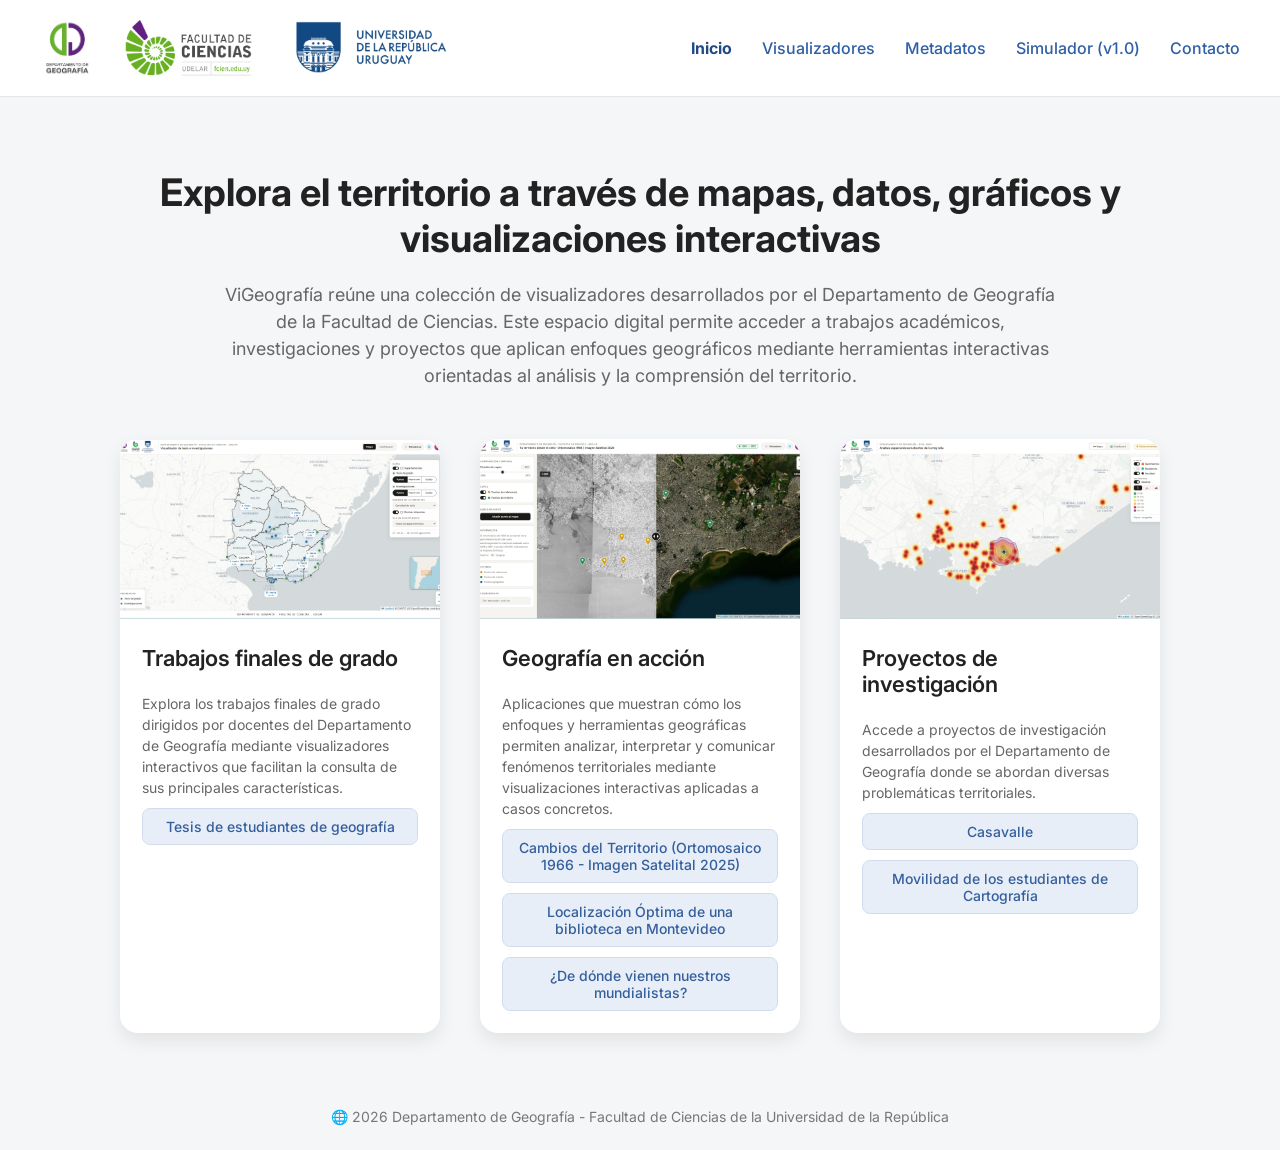
<file: index.html>
<!DOCTYPE html>
<html lang="es">

<head>

<meta charset="UTF-8">
<meta name="viewport" content="width=device-width, initial-scale=1.0">

<title>Departamento de Geografía</title>

<link rel="stylesheet" href="styles.css">

<!-- Fuente -->
<link href="https://fonts.googleapis.com/css2?family=Inter:wght@300;400;500;600;700&display=swap" rel="stylesheet">

</head>


<body>

<header class="navbar">

<div class="logos">

<img src="img/logo-geografia.png" class="logo">
<img src="img/logo-facultad.png" class="logo">
<img src="img/logo-udelar.png" class="logo">

</div>

<nav class="menu">

<a href="index.html" style="color:#1f4a87;font-weight:700;">Inicio</a>

<div class="dropdown">
<a href="#">Visualizadores</a>
<div class="dropdown-content">
  <div class="dropdown-section">
    <strong>Trabajos finales de grado</strong>
    <a href="https://geografiaudelar.github.io/Visualizador_tesis/" target="_blank">Tesis estudiantes</a>
  </div>
  <div class="dropdown-section">
    <strong>Geografía en acción</strong>
    <a href="https://geografiaudelar.github.io/Visualizador_latitud_ciencias/" target="_blank">Cambios del territorio</a>
    <a href="https://geografiaudelar.github.io/visualizador_localizacion_optima/" target="_blank">Localización óptima</a>
    <a href="https://geografiaudelar.github.io/VisualizadorMundial/" target="_blank">¿De dónde vienen nuestros mundialistas?</a>
  </div>
  <div class="dropdown-section">
    <strong>Proyectos de investigación</strong>
    <a href="https://api.rpubs.com/girmar/1228266" target="_blank">Casavalle</a>
    <a href="https://geografiaudelar.github.io/EstudiantesCartografia/" target="_blank">Movilidad de los estudiantes de Cartografía</a>
  </div>
</div>
</div>

<div class="dropdown">
<a href="metadatos.html">Metadatos</a>
<div class="dropdown-content">
  <div class="dropdown-section">
    <strong>Trabajos finales de grado</strong>
    <a href="metadatos/metadato_tesis_estudiantes.pdf" target="_blank">Tesis estudiantes</a>
  </div>
  <div class="dropdown-section">
    <strong>Geografía en acción</strong>
    <a href="metadatos/metadato_cambios_territorio.pdf" target="_blank">Cambios del territorio</a>
    <a href="metadatos/metadato_localizacion_optima.pdf" target="_blank">Localización óptima</a>
  </div>
  <div class="dropdown-section">
    <strong>Proyectos de investigación</strong>
    <a href="metadatos/metadato_casavalle.pdf" target="_blank">Casavalle</a>
    <a href="metadatos/metadato_residencia_estudiantes.pdf" target="_blank">Movilidad de los estudiantes de Cartografía</a>
  </div>
</div>
</div>

<a href="simulador.html">Simulador (v1.0)</a>

<a href="contacto.html">Contacto</a>

</nav>

</header>


<section class="hero">

<h1>
Explora el territorio a través de mapas, datos, gráficos y visualizaciones interactivas
</h1>

<p>
ViGeografía reúne una colección de visualizadores desarrollados por el Departamento de Geografía
de la Facultad de Ciencias. Este espacio digital permite acceder a trabajos académicos,
investigaciones y proyectos que aplican enfoques geográficos mediante herramientas interactivas
orientadas al análisis y la comprensión del territorio.
</p>

</section>


<section class="cards">


<!-- TARJETA 1 -->

<div class="card">

<img src="img/interno.png" alt="Trabajos finales de grado">

<div class="card-content">

<h3>Trabajos finales de grado</h3>

<p>
Explora los trabajos finales de grado dirigidos por docentes del Departamento de Geografía
mediante visualizadores interactivos que facilitan la consulta de sus principales características.
</p>

<a class="btn-link" href="https://geografiaudelar.github.io/Visualizador_tesis/" target="_blank">
<span class="normal-text">Tesis de estudiantes de geografía</span>
<span class="hover-text">Ir al visualizador</span>
</a>

</div>

</div>



<!-- TARJETA 2 -->

<div class="card">

<img src="img/casos.png" alt="Geografía en acción">

<div class="card-content">

<h3>Geografía en acción</h3>

<p>
Aplicaciones que muestran cómo los enfoques y herramientas geográficas permiten analizar,
interpretar y comunicar fenómenos territoriales mediante visualizaciones interactivas
aplicadas a casos concretos.
</p>

<a class="btn-link" href="https://geografiaudelar.github.io/Visualizador_latitud_ciencias/" target="_blank">
<span class="normal-text">Cambios del Territorio (Ortomosaico 1966 - Imagen Satelital 2025)</span>
<span class="hover-text">Ir al visualizador</span>
</a>

<a class="btn-link" href="https://geografiaudelar.github.io/visualizador_localizacion_optima/" target="_blank">
<span class="normal-text">Localización Óptima de una biblioteca en Montevideo</span>
<span class="hover-text">Ir al visualizador</span>
</a>

<a class="btn-link" href="https://geografiaudelar.github.io/VisualizadorMundial/" target="_blank">
<span class="normal-text">¿De dónde vienen nuestros mundialistas?</span>
<span class="hover-text">Ir al visualizador</span>
</a>

</div>

</div>



<!-- TARJETA 3 -->

<div class="card">

  <img src="img/proyectos.png" alt="Proyectos de investigación">

  <div class="card-content">

    <h3>Proyectos de investigación</h3>

    <p>
      Accede a proyectos de investigación desarrollados por el Departamento de Geografía
      donde se abordan diversas problemáticas territoriales.
    </p>

    <a class="btn-link" href="https://api.rpubs.com/girmar/1228266" target="_blank">
      <span class="normal-text">Casavalle</span>
      <span class="hover-text">Ir al visualizador</span>
    </a>

    <a class="btn-link" href="https://geografiaudelar.github.io/EstudiantesCartografia/" target="_blank">
      <span class="normal-text">Movilidad de los estudiantes de Cartografía</span>
      <span class="hover-text">Ir al visualizador</span>
    </a>

  </div>

</div>


</section>


<footer>

🌐 2026 Departamento de Geografía - Facultad de Ciencias de la Universidad de la República

</footer>


</body>

</html>
</file>
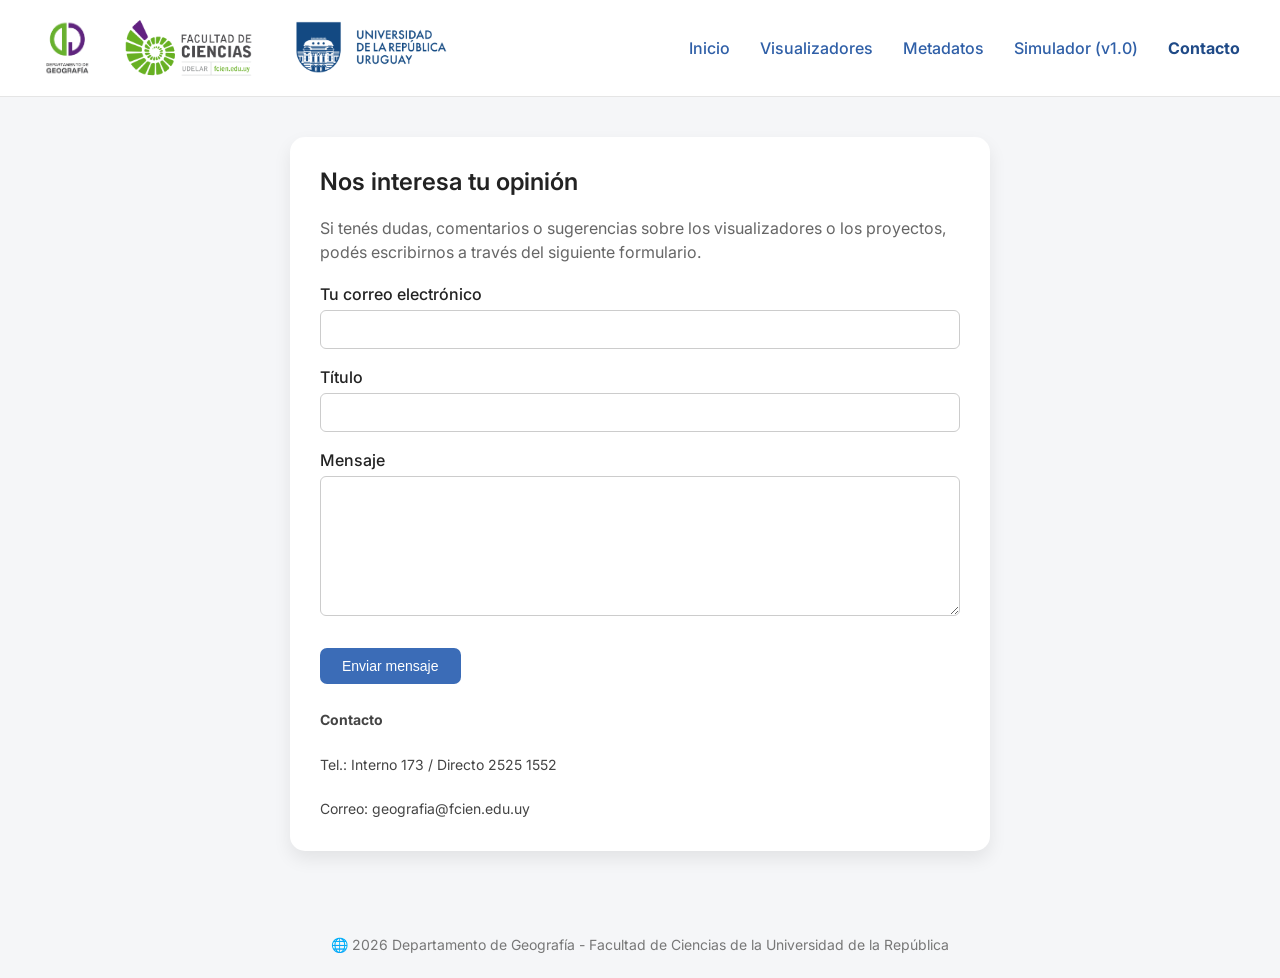
<file: contacto.html>
<!DOCTYPE html>
<html lang="es">

<head>

<meta charset="UTF-8">
<meta name="viewport" content="width=device-width, initial-scale=1.0">

<title>Contacto | Departamento de Geografía</title>

<link rel="stylesheet" href="styles.css">

<link href="https://fonts.googleapis.com/css2?family=Inter:wght@300;400;500;600;700&display=swap" rel="stylesheet">

</head>


<body>


<header class="navbar">

<div class="logos">

<img src="img/logo-geografia.png" class="logo">
<img src="img/logo-facultad.png" class="logo">
<img src="img/logo-udelar.png" class="logo">

</div>

<nav class="menu">

<a href="index.html">Inicio</a>

<div class="dropdown">
<a href="#">Visualizadores</a>
<div class="dropdown-content">
  <div class="dropdown-section">
    <strong>Trabajos finales de grado</strong>
    <a href="https://geografiaudelar.github.io/Visualizador_tesis/" target="_blank">Tesis estudiantes</a>
  </div>
  <div class="dropdown-section">
    <strong>Geografía en acción</strong>
    <a href="https://geografiaudelar.github.io/Visualizador_latitud_ciencias/" target="_blank">Cambios del territorio</a>
    <a href="https://geografiaudelar.github.io/visualizador_localizacion_optima/" target="_blank">Localización óptima</a>
    <a href="https://geografiaudelar.github.io/VisualizadorMundial/" target="_blank">¿De dónde vienen nuestros mundialistas?</a>
  </div>
  <div class="dropdown-section">
    <strong>Proyectos de investigación</strong>
    <a href="https://api.rpubs.com/girmar/1228266" target="_blank">Casavalle</a>
    <a href="https://geografiaudelar.github.io/EstudiantesCartografia/" target="_blank">Movilidad de los estudiantes de Cartografía</a>
  </div>
</div>
</div>

<div class="dropdown">
<a href="metadatos.html">Metadatos</a>
<div class="dropdown-content">
  <div class="dropdown-section">
    <strong>Trabajos finales de grado</strong>
    <a href="metadatos/metadato_tesis_estudiantes.pdf" target="_blank">Tesis estudiantes</a>
  </div>
  <div class="dropdown-section">
    <strong>Geografía en acción</strong>
    <a href="metadatos/metadato_cambios_territorio.pdf" target="_blank">Cambios del territorio</a>
    <a href="metadatos/metadato_localizacion_optima.pdf" target="_blank">Localización óptima</a>
  </div>
  <div class="dropdown-section">
    <strong>Proyectos de investigación</strong>
    <a href="metadatos/metadato_casavalle.pdf" target="_blank">Casavalle</a>
    <a href="metadatos/metadato_residencia_estudiantes.pdf" target="_blank">Movilidad de los estudiantes de Cartografía</a>
  </div>
</div>
</div>

<a href="simulador.html">Simulador (v1.0)</a>

<a href="contacto.html" style="color:#1f4a87;font-weight:700;">Contacto</a>

</nav>

</header>


<section class="contact-container">

<div class="contact-box">

<h2>Nos interesa tu opinión</h2>

<p>
Si tenés dudas, comentarios o sugerencias sobre los visualizadores o los proyectos,
podés escribirnos a través del siguiente formulario.
</p>


<form action="https://formsubmit.co/geografia@fcien.edu.uy" method="POST">

<input type="hidden" name="_cc" value="ccastaneda@fcien.edu.uy,tele.fcien@gmail.com,girmar.laucho@fcien.edu.uy">

<input type="hidden" name="_subject" value="Consulta desde la web del Departamento de Geografía">

<input type="hidden" name="_captcha" value="false">


<div class="form-group">

<label>Tu correo electrónico</label>

<input type="email" name="email" required>

</div>


<div class="form-group">

<label>Título</label>

<input type="text" name="title" required>

</div>


<div class="form-group">

<label>Mensaje</label>

<textarea name="message" required></textarea>

</div>


<button type="submit">Enviar mensaje</button>

</form>


<div class="contact-info">

<strong>Contacto</strong><br><br>

Tel.: Interno 173 / Directo 2525 1552<br><br>

Correo: geografia@fcien.edu.uy

</div>


</div>

</section>


<footer>

🌐 2026 Departamento de Geografía - Facultad de Ciencias de la Universidad de la República

</footer>


</body>

</html>
</file>
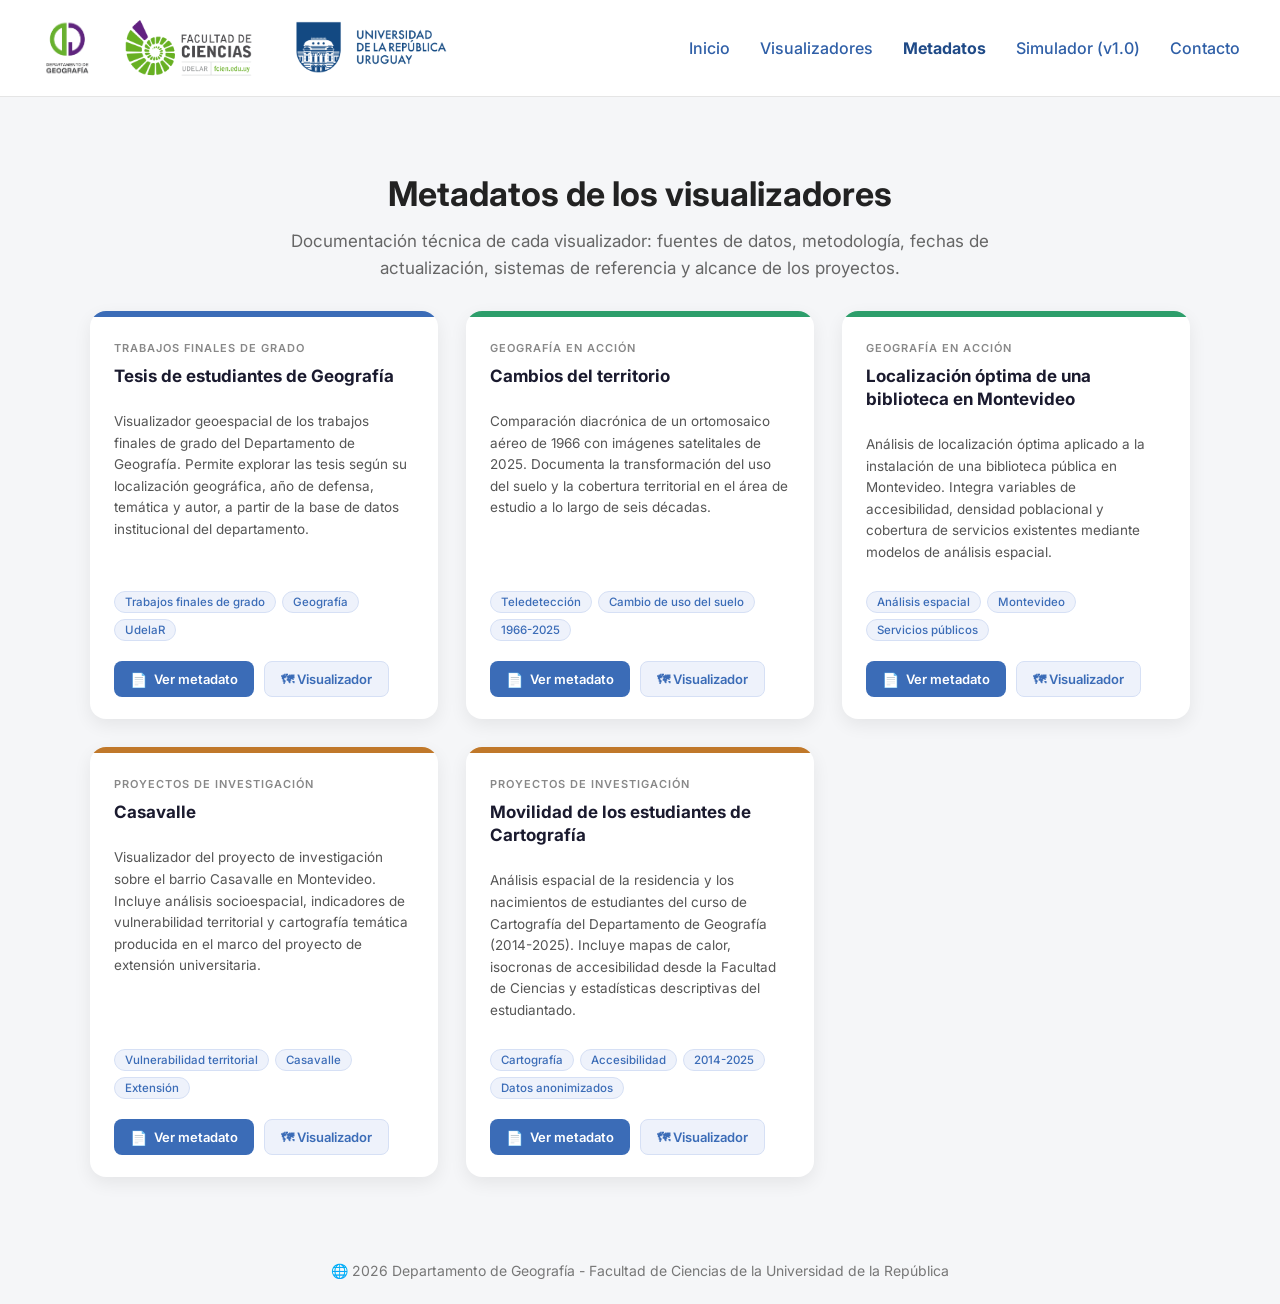
<file: metadatos.html>
<!DOCTYPE html>
<html lang="es">
<head>
<meta charset="UTF-8">
<meta name="viewport" content="width=device-width, initial-scale=1.0">
<title>Metadatos | Departamento de Geografía</title>
<link rel="stylesheet" href="styles.css">
<link href="https://fonts.googleapis.com/css2?family=Inter:wght@300;400;500;600;700&display=swap" rel="stylesheet">

</head>
<body>

<header class="navbar">
  <div class="logos">
    <img src="img/logo-geografia.png" class="logo">
    <img src="img/logo-facultad.png" class="logo">
    <img src="img/logo-udelar.png" class="logo">
  </div>
  <nav class="menu">
    <a href="index.html">Inicio</a>
    <div class="dropdown">
      <a href="#">Visualizadores</a>
      <div class="dropdown-content">
        <div class="dropdown-section">
          <strong>Trabajos finales de grado</strong>
          <a href="https://geografiaudelar.github.io/Visualizador_tesis/" target="_blank">Tesis estudiantes</a>
        </div>
        <div class="dropdown-section">
          <strong>Geografía en acción</strong>
          <a href="https://geografiaudelar.github.io/Visualizador_latitud_ciencias/" target="_blank">Cambios del territorio</a>
          <a href="https://geografiaudelar.github.io/visualizador_localizacion_optima/" target="_blank">Localización óptima</a>
          <a href="https://geografiaudelar.github.io/VisualizadorMundial/" target="_blank">¿De dónde vienen nuestros mundialistas?</a>
        </div>
        <div class="dropdown-section">
          <strong>Proyectos de investigación</strong>
          <a href="https://api.rpubs.com/girmar/1228266" target="_blank">Casavalle</a>
          <a href="https://geografiaudelar.github.io/EstudiantesCartografia/" target="_blank">Movilidad de los estudiantes de Cartografía</a>
        </div>
      </div>
    </div>

    <div class="dropdown">
      <a href="metadatos.html" style="color:#1f4a87;font-weight:700;">Metadatos</a>
      <div class="dropdown-content">
        <div class="dropdown-section">
          <strong>Trabajos finales de grado</strong>
          <a href="metadatos/metadato_tesis_estudiantes.pdf" target="_blank">Tesis estudiantes</a>
        </div>
        <div class="dropdown-section">
          <strong>Geografía en acción</strong>
          <a href="metadatos/metadato_cambios_territorio.pdf" target="_blank">Cambios del territorio</a>
          <a href="metadatos/metadato_localizacion_optima.pdf" target="_blank">Localización óptima</a>
        </div>
        <div class="dropdown-section">
          <strong>Proyectos de investigación</strong>
          <a href="metadatos/metadato_casavalle.pdf" target="_blank">Casavalle</a>
          <a href="metadatos/metadato_residencia_estudiantes.pdf" target="_blank">Movilidad de los estudiantes de Cartografía</a>
        </div>
      </div>
    </div>

    <a href="simulador.html">Simulador (v1.0)</a>

    <a href="contacto.html">Contacto</a>
  </nav>
</header>


<section class="meta-hero">
  <h1>Metadatos de los visualizadores</h1>
  <p>
    Documentación técnica de cada visualizador: fuentes de datos, metodología,
    fechas de actualización, sistemas de referencia y alcance de los proyectos.
  </p>
</section>


<div class="meta-grid">

  <!-- TRABAJOS FINALES DE GRADO -->
  <div class="meta-card" id="tesis">
    <div class="meta-card-stripe stripe-interno"></div>
    <div class="meta-card-body">
      <span class="meta-card-category">Trabajos finales de grado</span>
      <h2 class="meta-card-title">Tesis de estudiantes de Geografía</h2>
      <p class="meta-card-desc">
        Visualizador geoespacial de los trabajos finales de grado del Departamento de Geografía.
        Permite explorar las tesis según su localización geográfica, año de defensa,
        temática y autor, a partir de la base de datos institucional del departamento.
      </p>
      <div class="meta-card-tags">
        <span class="tag">Trabajos finales de grado</span>
        <span class="tag">Geografía</span>
        <span class="tag">UdelaR</span>
      </div>
    </div>
    <div class="meta-card-footer">
      <a href="metadatos/metadato_tesis_estudiantes.pdf" target="_blank" class="btn-meta btn-meta-pdf">
        <span class="ico">📄</span> Ver metadato
      </a>
      <a href="https://geografiaudelar.github.io/Visualizador_tesis/" target="_blank" class="btn-meta btn-meta-vis">
        🗺 Visualizador
      </a>
    </div>
  </div>

  <!-- CAMBIOS DEL TERRITORIO -->
  <div class="meta-card" id="cambios">
    <div class="meta-card-stripe stripe-casos"></div>
    <div class="meta-card-body">
      <span class="meta-card-category">Geografía en acción</span>
      <h2 class="meta-card-title">Cambios del territorio</h2>
      <p class="meta-card-desc">
        Comparación diacrónica de un ortomosaico aéreo de 1966 con imágenes satelitales de 2025.
        Documenta la transformación del uso del suelo y la cobertura territorial
        en el área de estudio a lo largo de seis décadas.
      </p>
      <div class="meta-card-tags">
        <span class="tag">Teledetección</span>
        <span class="tag">Cambio de uso del suelo</span>
        <span class="tag">1966-2025</span>
      </div>
    </div>
    <div class="meta-card-footer">
      <a href="metadatos/metadato_cambios_territorio.pdf" target="_blank" class="btn-meta btn-meta-pdf">
        <span class="ico">📄</span> Ver metadato
      </a>
      <a href="https://geografiaudelar.github.io/Visualizador_latitud_ciencias/" target="_blank" class="btn-meta btn-meta-vis">
        🗺 Visualizador
      </a>
    </div>
  </div>

  <!-- LOCALIZACIÓN ÓPTIMA -->
  <div class="meta-card" id="localizacion">
    <div class="meta-card-stripe stripe-casos"></div>
    <div class="meta-card-body">
      <span class="meta-card-category">Geografía en acción</span>
      <h2 class="meta-card-title">Localización óptima de una biblioteca en Montevideo</h2>
      <p class="meta-card-desc">
        Análisis de localización óptima aplicado a la instalación de una biblioteca pública
        en Montevideo. Integra variables de accesibilidad, densidad poblacional
        y cobertura de servicios existentes mediante modelos de análisis espacial.
      </p>
      <div class="meta-card-tags">
        <span class="tag">Análisis espacial</span>
        <span class="tag">Montevideo</span>
        <span class="tag">Servicios públicos</span>
      </div>
    </div>
    <div class="meta-card-footer">
      <a href="metadatos/metadato_localizacion_optima.pdf" target="_blank" class="btn-meta btn-meta-pdf">
        <span class="ico">📄</span> Ver metadato
      </a>
      <a href="https://geografiaudelar.github.io/visualizador_localizacion_optima/" target="_blank" class="btn-meta btn-meta-vis">
        🗺 Visualizador
      </a>
    </div>
  </div>

  <!-- CASAVALLE -->
  <div class="meta-card" id="casavalle">
    <div class="meta-card-stripe stripe-proyectos"></div>
    <div class="meta-card-body">
      <span class="meta-card-category">Proyectos de investigación</span>
      <h2 class="meta-card-title">Casavalle</h2>
      <p class="meta-card-desc">
        Visualizador del proyecto de investigación sobre el barrio Casavalle en Montevideo.
        Incluye análisis socioespacial, indicadores de vulnerabilidad territorial
        y cartografía temática producida en el marco del proyecto de extensión universitaria.
      </p>
      <div class="meta-card-tags">
        <span class="tag">Vulnerabilidad territorial</span>
        <span class="tag">Casavalle</span>
        <span class="tag">Extensión</span>
      </div>
    </div>
    <div class="meta-card-footer">
      <a href="metadatos/metadato_casavalle.pdf" target="_blank" class="btn-meta btn-meta-pdf">
        <span class="ico">📄</span> Ver metadato
      </a>
      <a href="https://api.rpubs.com/girmar/1228266" target="_blank" class="btn-meta btn-meta-vis">
        🗺 Visualizador
      </a>
    </div>
  </div>

  <!-- MOVILIDAD DE ESTUDIANTES -->
  <div class="meta-card" id="residencia">
    <div class="meta-card-stripe stripe-proyectos"></div>
    <div class="meta-card-body">
      <span class="meta-card-category">Proyectos de investigación</span>
      <h2 class="meta-card-title">Movilidad de los estudiantes de Cartografía</h2>
      <p class="meta-card-desc">
        Análisis espacial de la residencia y los nacimientos de estudiantes del curso de Cartografía
        del Departamento de Geografía (2014-2025). Incluye mapas de calor, isocronas de
        accesibilidad desde la Facultad de Ciencias y estadísticas descriptivas del estudiantado.
      </p>
      <div class="meta-card-tags">
        <span class="tag">Cartografía</span>
        <span class="tag">Accesibilidad</span>
        <span class="tag">2014-2025</span>
        <span class="tag">Datos anonimizados</span>
      </div>
    </div>
    <div class="meta-card-footer">
      <a href="metadatos/metadato_residencia_estudiantes.pdf" target="_blank" class="btn-meta btn-meta-pdf">
        <span class="ico">📄</span> Ver metadato
      </a>
      <a href="https://geografiaudelar.github.io/EstudiantesCartografia/" target="_blank" class="btn-meta btn-meta-vis">
        🗺 Visualizador
      </a>
    </div>
  </div>

</div>


<footer>
  🌐 2026 Departamento de Geografía - Facultad de Ciencias de la Universidad de la República
</footer>

</body>
</html>
</file>
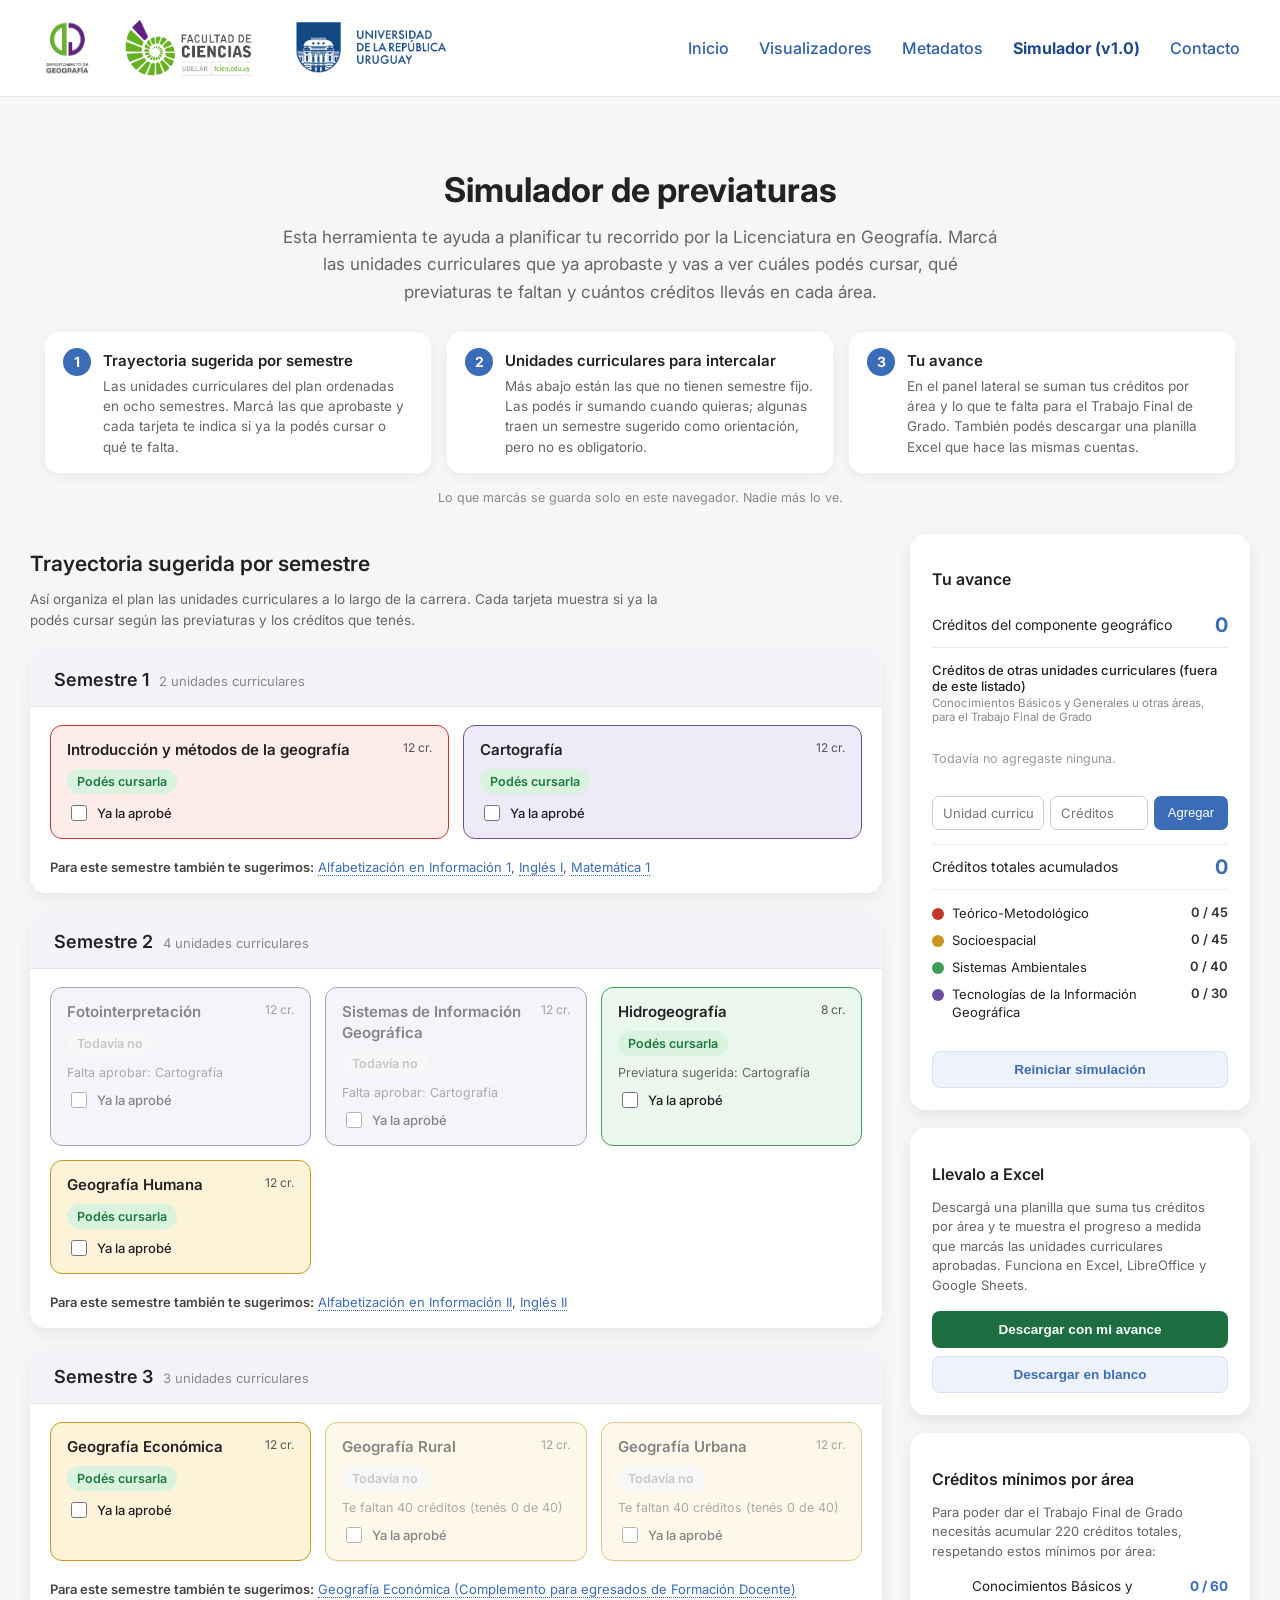
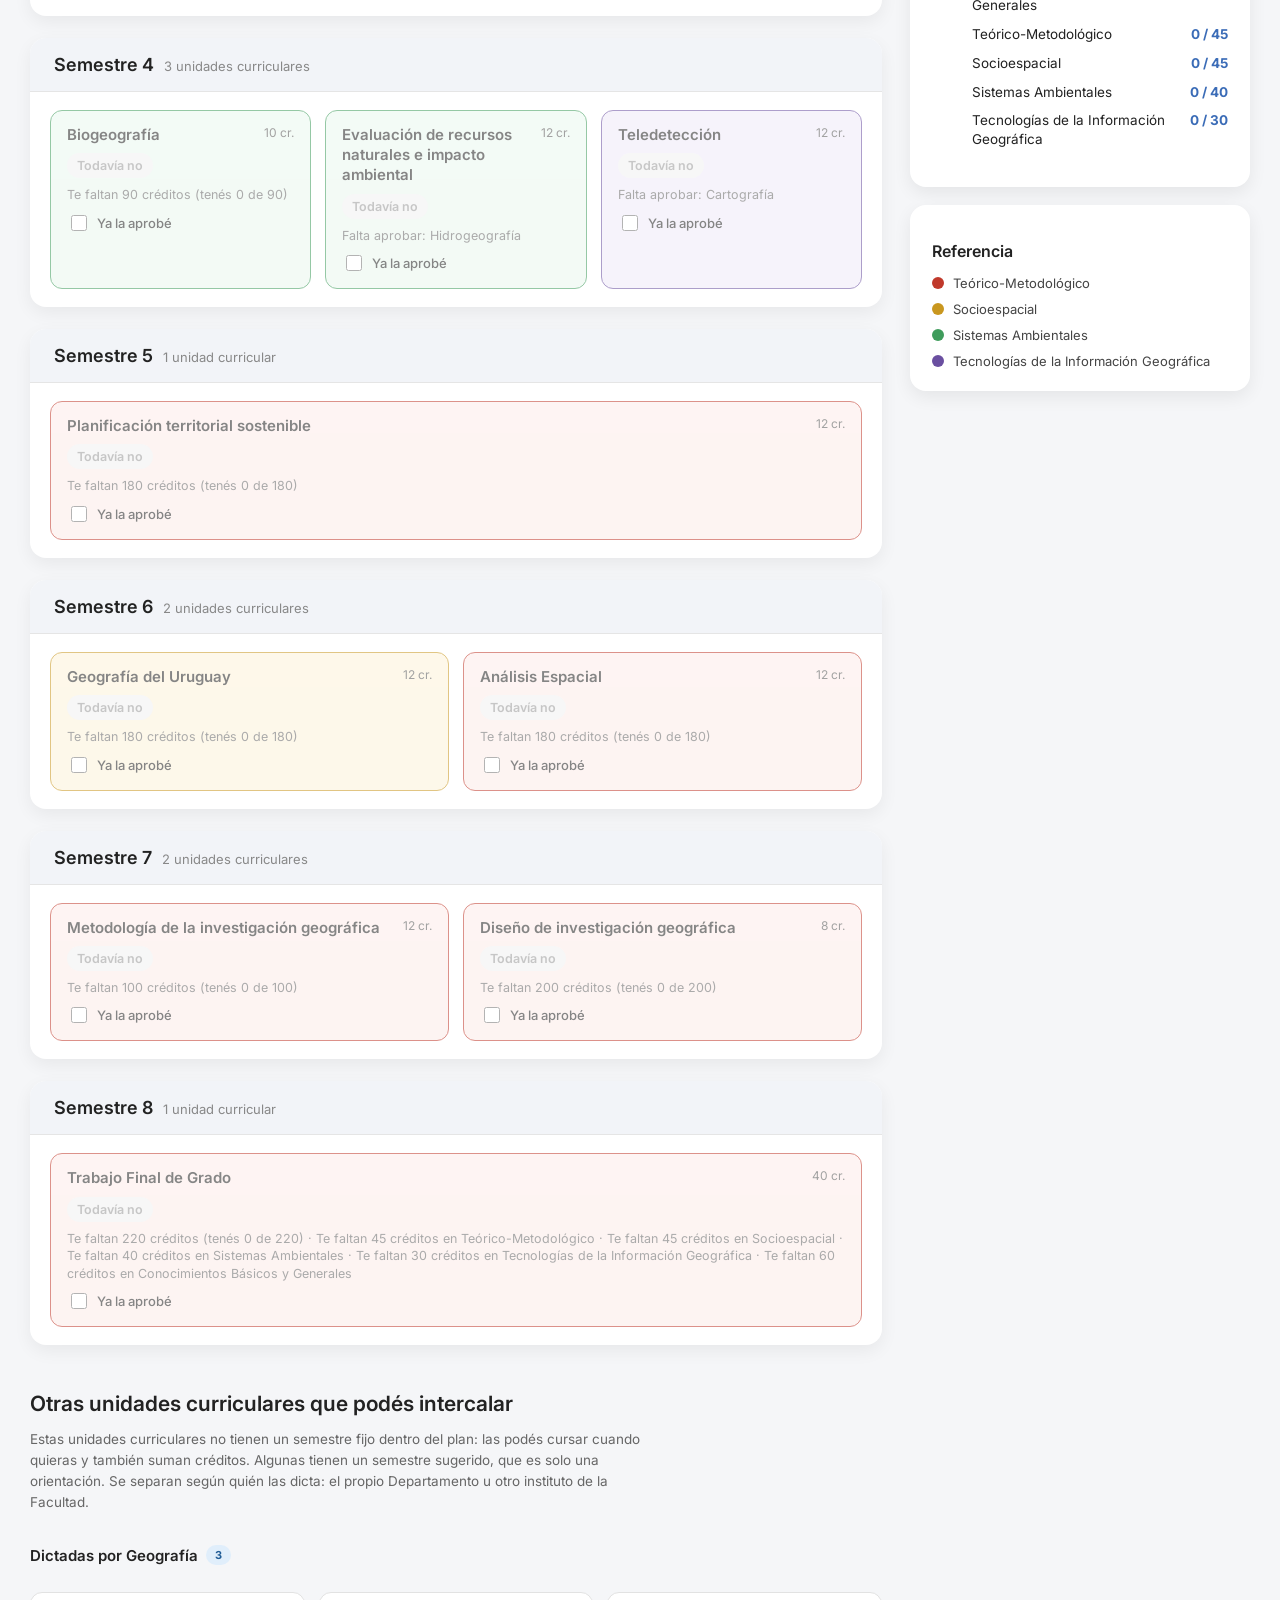
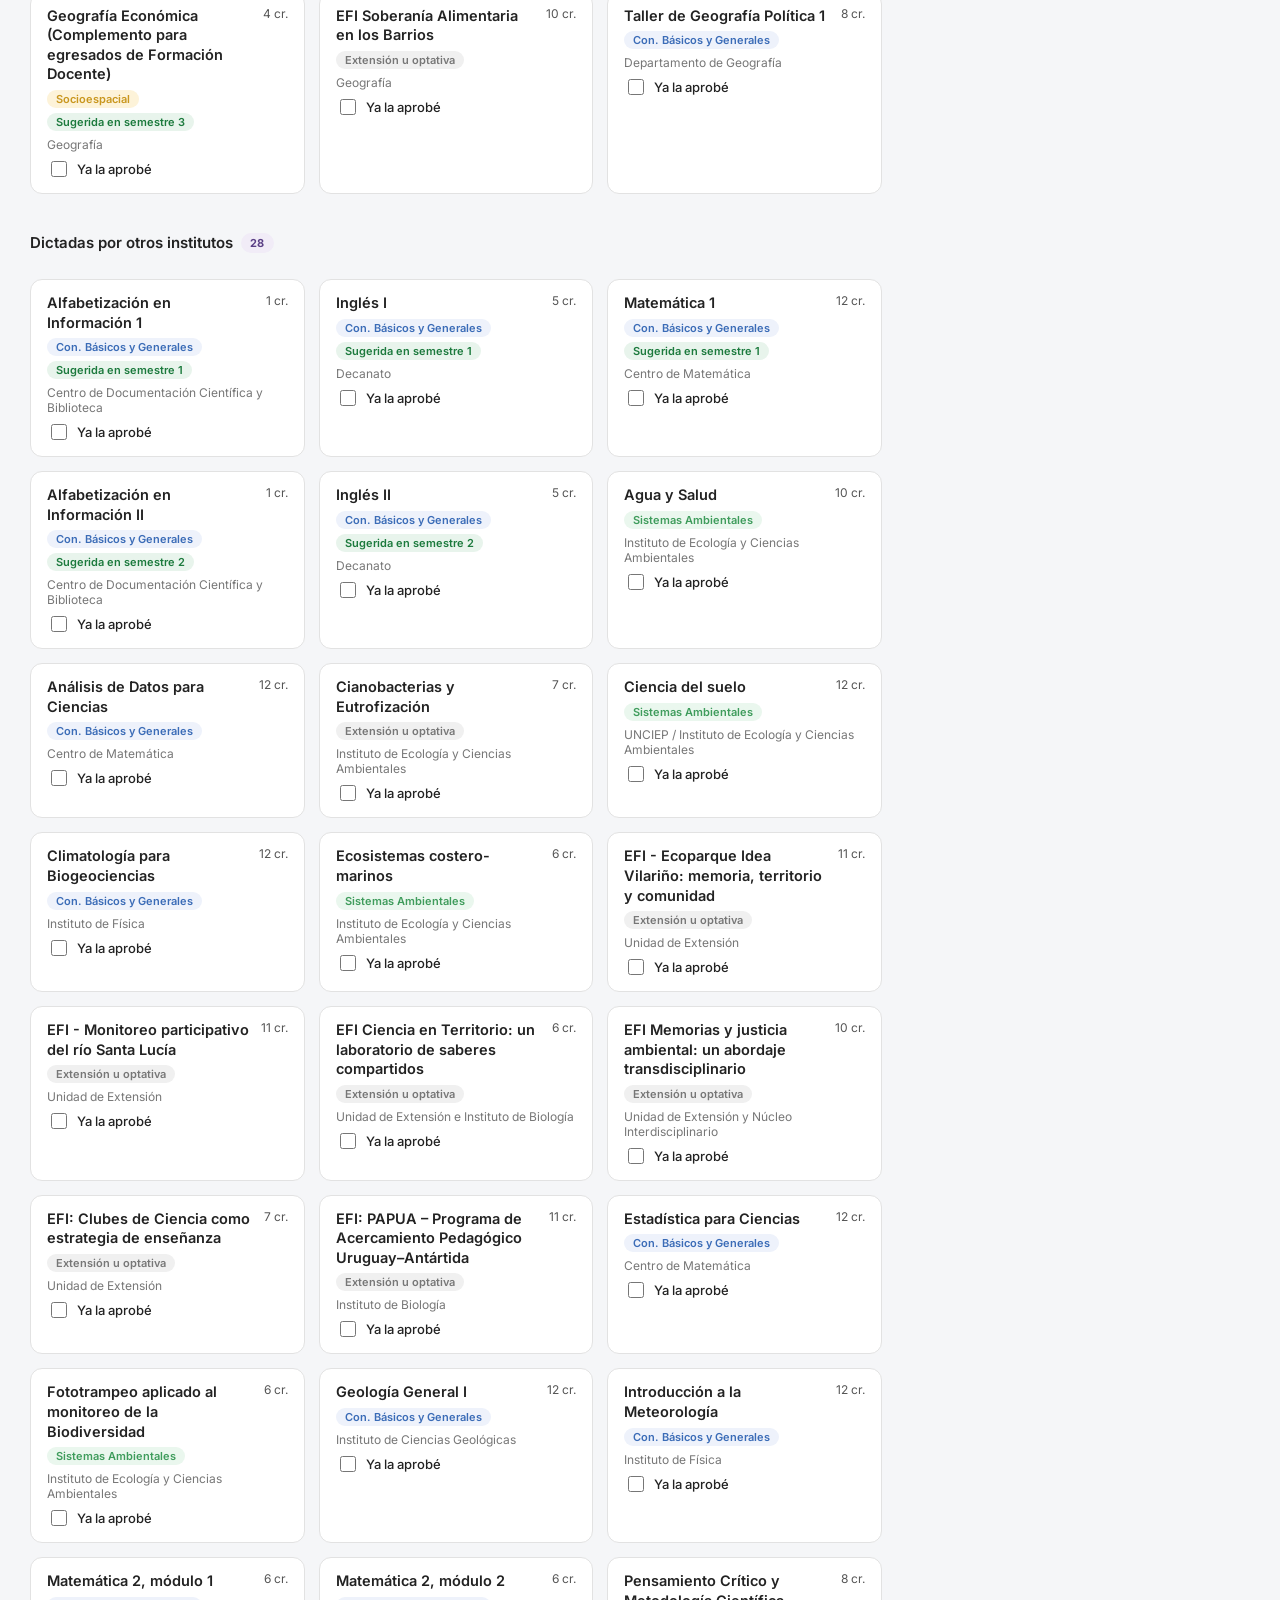
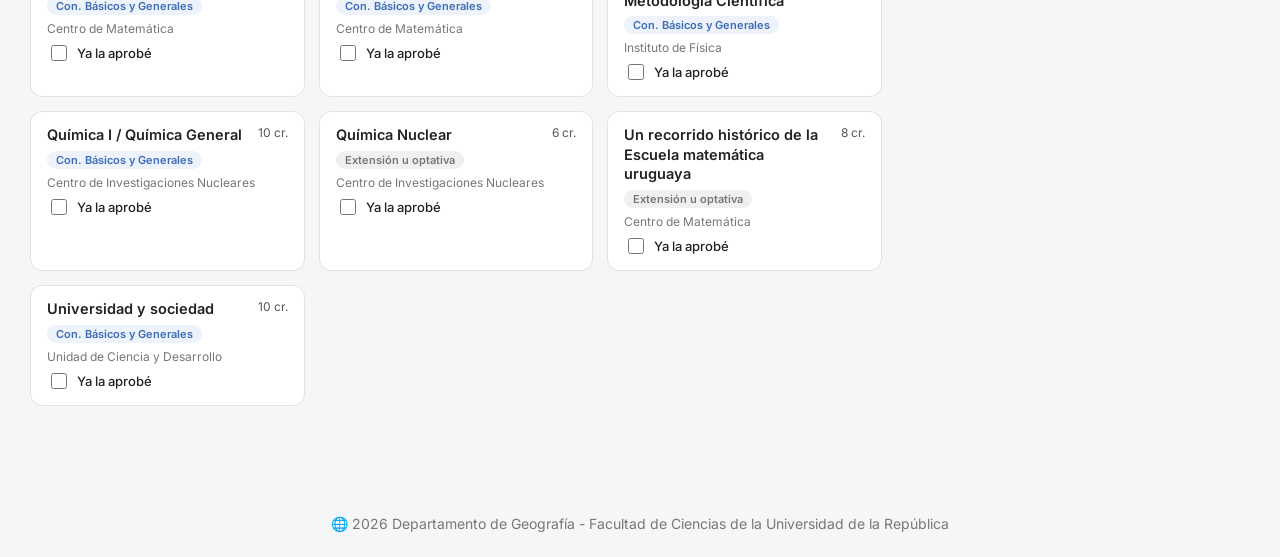
<file: simulador.html>
<!DOCTYPE html>
<html lang="es">

<head>

<meta charset="UTF-8">
<meta name="viewport" content="width=device-width, initial-scale=1.0">

<title>Simulador de Previaturas · Departamento de Geografía</title>

<link rel="stylesheet" href="styles.css">
<link rel="stylesheet" href="simulador.css">

<link href="https://fonts.googleapis.com/css2?family=Inter:wght@300;400;500;600;700&display=swap" rel="stylesheet">

</head>


<body>

<header class="navbar">

<div class="logos">
<img src="img/logo-geografia.png" class="logo" onerror="this.style.display='none';">
<img src="img/logo-facultad.png" class="logo" onerror="this.style.display='none';">
<img src="img/logo-udelar.png" class="logo" onerror="this.style.display='none';">
</div>

<nav class="menu">

<a href="index.html">Inicio</a>

<div class="dropdown">
<a href="#">Visualizadores</a>
<div class="dropdown-content">
  <div class="dropdown-section">
    <strong>Trabajos finales de grado</strong>
    <a href="https://geografiaudelar.github.io/Visualizador_tesis/" target="_blank">Tesis estudiantes</a>
  </div>
  <div class="dropdown-section">
    <strong>Geografía en acción</strong>
    <a href="https://geografiaudelar.github.io/Visualizador_latitud_ciencias/" target="_blank">Cambios del territorio</a>
    <a href="https://geografiaudelar.github.io/visualizador_localizacion_optima/" target="_blank">Localización óptima</a>
    <a href="https://geografiaudelar.github.io/VisualizadorMundial/" target="_blank">¿De dónde vienen nuestros mundialistas?</a>
  </div>
  <div class="dropdown-section">
    <strong>Proyectos de investigación</strong>
    <a href="https://api.rpubs.com/girmar/1228266" target="_blank">Casavalle</a>
    <a href="https://geografiaudelar.github.io/EstudiantesCartografia/" target="_blank">Movilidad de los estudiantes de Cartografía</a>
  </div>
</div>
</div>

<div class="dropdown">
<a href="metadatos.html">Metadatos</a>
<div class="dropdown-content">
  <div class="dropdown-section">
    <strong>Trabajos finales de grado</strong>
    <a href="metadatos/metadato_tesis_estudiantes.pdf" target="_blank">Tesis estudiantes</a>
  </div>
  <div class="dropdown-section">
    <strong>Geografía en acción</strong>
    <a href="metadatos/metadato_cambios_territorio.pdf" target="_blank">Cambios del territorio</a>
    <a href="metadatos/metadato_localizacion_optima.pdf" target="_blank">Localización óptima</a>
  </div>
  <div class="dropdown-section">
    <strong>Proyectos de investigación</strong>
    <a href="metadatos/metadato_casavalle.pdf" target="_blank">Casavalle</a>
    <a href="metadatos/metadato_residencia_estudiantes.pdf" target="_blank">Movilidad de los estudiantes de Cartografía</a>
  </div>
</div>
</div>

<a href="simulador.html" style="color:#1f4a87;font-weight:700;">Simulador (v1.0)</a>

<a href="contacto.html">Contacto</a>

</nav>

</header>


<section class="sim-hero">
  <h1>Simulador de previaturas</h1>
  <p>
    Esta herramienta te ayuda a planificar tu recorrido por la Licenciatura en Geografía. Marcá las unidades
    curriculares que ya aprobaste y vas a ver cuáles podés cursar, qué previaturas te faltan y cuántos créditos
    llevás en cada área.
  </p>
</section>

<section class="sim-guia" aria-label="Cómo usar el simulador">
  <div class="guia-paso">
    <span class="guia-num">1</span>
    <div>
      <h3>Trayectoria sugerida por semestre</h3>
      <p>Las unidades curriculares del plan ordenadas en ocho semestres. Marcá las que aprobaste y cada tarjeta te
      indica si ya la podés cursar o qué te falta.</p>
    </div>
  </div>
  <div class="guia-paso">
    <span class="guia-num">2</span>
    <div>
      <h3>Unidades curriculares para intercalar</h3>
      <p>Más abajo están las que no tienen semestre fijo. Las podés ir sumando cuando quieras; algunas traen un
      semestre sugerido como orientación, pero no es obligatorio.</p>
    </div>
  </div>
  <div class="guia-paso">
    <span class="guia-num">3</span>
    <div>
      <h3>Tu avance</h3>
      <p>En el panel lateral se suman tus créditos por área y lo que te falta para el Trabajo Final de Grado.
      También podés descargar una planilla Excel que hace las mismas cuentas.</p>
    </div>
  </div>
  <p class="guia-nota">Lo que marcás se guarda solo en este navegador. Nadie más lo ve.</p>
</section>

<section class="sim-layout">

  <div class="sim-main-col">
    <div class="sim-seccion-head">
      <h2 class="electivas-titulo">Trayectoria sugerida por semestre</h2>
      <p class="electivas-intro">
        Así organiza el plan las unidades curriculares a lo largo de la carrera. Cada tarjeta muestra si ya la
        podés cursar según las previaturas y los créditos que tenés.
      </p>
    </div>
    <div id="sim-main">
      <!-- Las tarjetas de semestre se generan con JavaScript -->
    </div>

    <div class="sim-electivas-wrap">
      <h2 class="electivas-titulo">Otras unidades curriculares que podés intercalar</h2>
      <p class="electivas-intro">
        Estas unidades curriculares no tienen un semestre fijo dentro del plan: las podés cursar cuando quieras
        y también suman créditos. Algunas tienen un semestre sugerido, que es solo una orientación. Se separan
        según quién las dicta: el propio Departamento u otro instituto de la Facultad.
      </p>
      <div class="sim-electivas" id="sim-electivas">
        <!-- Se genera con JavaScript -->
      </div>
    </div>
  </div>

  <aside class="sim-summary" id="sim-summary">

    <div class="summary-card">
      <h2>Tu avance</h2>

      <div class="summary-row summary-total">
        <span>Créditos del componente geográfico</span>
        <strong id="sum-geo">0</strong>
      </div>

      <div class="field-group">
        <label>
          Créditos de otras unidades curriculares (fuera de este listado)
          <span class="field-hint">Conocimientos Básicos y Generales u otras áreas, para el Trabajo Final de Grado</span>
        </label>
        <div id="otras-lista" class="otras-lista"></div>
        <div class="otras-form">
          <input type="text" id="otra-nombre" placeholder="Unidad curricular (opcional)">
          <input type="number" id="otra-creditos" placeholder="Créditos" min="0" step="1">
          <button type="button" id="btn-agregar-otra">Agregar</button>
        </div>
      </div>

      <div class="summary-row summary-total">
        <span>Créditos totales acumulados</span>
        <strong id="sum-total">0</strong>
      </div>

      <div class="area-breakdown" id="area-breakdown"></div>

      <button id="btn-reset" class="btn-secundario">Reiniciar simulación</button>
    </div>

    <div class="summary-card excel-card">
      <h2>Llevalo a Excel</h2>
      <p class="summary-note">
        Descargá una planilla que suma tus créditos por área y te muestra el progreso a medida que marcás
        las unidades curriculares aprobadas. Funciona en Excel, LibreOffice y Google Sheets.
      </p>
      <button type="button" id="btn-excel-datos" class="btn-excel">Descargar con mi avance</button>
      <button type="button" id="btn-excel-blanco" class="btn-secundario btn-excel-blanco">Descargar en blanco</button>
    </div>

    <div class="summary-card">
      <h2>Créditos mínimos por área</h2>
      <p class="summary-note">Para poder dar el Trabajo Final de Grado necesitás acumular 220 créditos totales, respetando estos mínimos por área:</p>
      <ul class="min-list" id="min-list"></ul>

    </div>

    <div class="summary-card legend-card">
      <h2>Referencia</h2>
      <div class="legend-list">
        <div class="legend-item"><span class="dot dot-tm"></span> Teórico-Metodológico</div>
        <div class="legend-item"><span class="dot dot-se"></span> Socioespacial</div>
        <div class="legend-item"><span class="dot dot-sa"></span> Sistemas Ambientales</div>
        <div class="legend-item"><span class="dot dot-tig"></span> Tecnologías de la Información Geográfica</div>
      </div>
    </div>

  </aside>

</section>

<footer>
🌐 2026 Departamento de Geografía - Facultad de Ciencias de la Universidad de la República
</footer>

<script src="simulador-excel.js"></script>
<script src="simulador.js"></script>
</body>

</html>
</file>
<file: styles.css>
/* GLOBAL */

body{
margin:0;
font-family:'Inter', sans-serif;
background:#f5f6f8;
color:#222;
}

h1{
font-weight:700;
}

h2, h3{
font-weight:600;
}

p{
font-weight:400;
line-height:1.5;
}


/* NAVBAR */

.navbar{
background:#ffffff;
display:flex;
justify-content:space-between;
align-items:center;
padding:18px 40px;
border-bottom:1px solid #e5e5e5;
}


.logos{
display:flex;
gap:28px;           /* más espacio entre logos */
align-items:center;
}

.logo{
height:60px;        /* logos más grandes */
width:auto;         /* mantiene proporción */
}

.menu{
display:flex;
align-items:center;
gap:30px;
}

.menu a{
text-decoration:none;
color:#2f5fa7;   /* azul */
font-weight:500;
}

.menu a:hover{
color:#1f4a87;
}

.search{
font-size:18px;
cursor:pointer;
}


/* HERO */

.hero{
text-align:center;
padding:40px 20px 20px 20px;
max-width:1000px;
margin:auto;
}

.hero h1{
font-size:38px;
margin-bottom:20px;
}

.hero p{
max-width:850px;
margin:auto;
color:#666;
font-size:18px;
}


/* CARDS */

.cards{
display:flex;
justify-content:center;
gap:40px;
padding:30px;
flex-wrap:wrap;
max-width:1100px;
margin:auto;
}

.card{
width:320px;
background:white;
border-radius:18px;
overflow:hidden;
box-shadow:0 8px 18px rgba(0,0,0,0.08);
transition:transform 0.2s ease;
}

.card:hover{
transform:translateY(-5px);
}

.card img{
width:100%;
height:180px;
object-fit:cover;
}

.card-content{
padding:22px;
}

.card h3{
margin-top:0;
font-size:22px;
}

.card p{
color:#666;
font-size:14px;
margin-bottom:10px;
}

/* LISTAS EN TARJETAS */

.card ul{
padding-left:18px;
color:#555;
font-size:14px;
margin-top:10px;
margin-bottom:15px;
}

.card li{
margin-bottom:6px;
}


/* BOTONES */

button{
margin-top:10px;
padding:10px 22px;
border:none;
background:#3b6cb7;
color:white;
border-radius:7px;
cursor:pointer;
font-weight:500;
font-size:14px;
}

button:hover{
background:#2f58a0;
}

.btn-link{
display:block;
text-decoration:none;
background:#e7eef8;      /* fondo claro */
color:#355f9c;           /* azul del texto */
padding:9px 14px;
border-radius:8px;
margin-top:10px;
font-size:14px;
font-weight:500;
text-align:center;
border:1px solid #d2dced;
transition:all 0.2s ease;
}

/* invertir colores al pasar el cursor */

.btn-link:hover{
background:#355f9c;      /* mismo azul del texto */
color:#ffffff;           /* texto blanco */
border-color:#355f9c;
}

/* texto alternativo */

.btn-link span.hover-text{
display:none;
}

.btn-link:hover span.normal-text{
display:none;
}

.btn-link:hover span.hover-text{
display:inline;
color:white;
}

/* FOOTER */

footer{
text-align:center;
padding:25px;
color:#777;
font-size:14px;
margin-top:20px;
}


/* ── METADATOS PAGE ─────────────────────────── */

.meta-hero {
  text-align: center;
  padding: 48px 20px 28px;
  max-width: 860px;
  margin: auto;
}

.meta-hero h1 {
  font-size: 34px;
  margin-bottom: 14px;
}

.meta-hero p {
  color: #666;
  font-size: 17px;
  max-width: 700px;
  margin: auto;
  line-height: 1.6;
}

.meta-grid {
  display: grid;
  grid-template-columns: repeat(auto-fit, minmax(300px, 1fr));
  gap: 28px;
  max-width: 1100px;
  margin: 0 auto 60px;
  padding: 0 30px;
}

.meta-card {
  background: white;
  border-radius: 16px;
  box-shadow: 0 6px 18px rgba(0,0,0,0.07);
  overflow: hidden;
  display: flex;
  flex-direction: column;
  transition: transform 0.2s ease, box-shadow 0.2s ease;
}

.meta-card:hover {
  transform: translateY(-4px);
  box-shadow: 0 12px 28px rgba(0,0,0,0.11);
}

.meta-card-stripe {
  height: 6px;
}

.stripe-interno    { background: #3b6cb7; }
.stripe-casos      { background: #2d9e6b; }
.stripe-proyectos  { background: #c0782a; }

.meta-card-body {
  padding: 24px 24px 20px;
  flex: 1;
  display: flex;
  flex-direction: column;
  gap: 10px;
}

.meta-card-category {
  font-size: 11px;
  font-weight: 600;
  letter-spacing: .09em;
  text-transform: uppercase;
  color: #888;
}

.meta-card-title {
  font-size: 17px;
  font-weight: 700;
  color: #1a1a2e;
  line-height: 1.35;
  margin: 0;
}

.meta-card-desc {
  font-size: 13.5px;
  color: #555;
  line-height: 1.6;
  flex: 1;
}

.meta-card-tags {
  display: flex;
  flex-wrap: wrap;
  gap: 6px;
  margin-top: 4px;
}

.tag {
  font-size: 11.5px;
  font-weight: 500;
  background: #eef2fb;
  color: #3b6cb7;
  padding: 3px 10px;
  border-radius: 20px;
  border: 1px solid #d6e0f5;
}

.meta-card-footer {
  padding: 0 24px 22px;
  display: flex;
  gap: 10px;
}

.btn-meta {
  display: inline-flex;
  align-items: center;
  gap: 7px;
  text-decoration: none;
  padding: 9px 16px;
  border-radius: 8px;
  font-size: 13px;
  font-weight: 600;
  font-family: 'Inter', sans-serif;
  transition: all 0.18s ease;
  border: none;
  cursor: pointer;
}

.btn-meta-pdf {
  background: #3b6cb7;
  color: white;
}

.btn-meta-pdf:hover {
  background: #2f58a0;
}

.btn-meta-vis {
  background: #eef2fb;
  color: #3b6cb7;
  border: 1px solid #d6e0f5;
}

.btn-meta-vis:hover {
  background: #3b6cb7;
  color: white;
  border-color: #3b6cb7;
}

.btn-meta-dis {
  background: #f0f0f0;
  color: #aaa;
  cursor: not-allowed;
  border: 1px solid #e0e0e0;
}

.ico { font-size: 14px; }


/* ── CONTACTO PAGE ──────────────────────────── */

.contact-container {
  max-width: 700px;
  margin: auto;
  padding: 40px 20px;
}

.contact-box {
  background: white;
  padding: 30px;
  border-radius: 15px;
  box-shadow: 0 8px 18px rgba(0,0,0,0.08);
}

.contact-box h2 {
  margin-top: 0;
}

.contact-box p {
  color: #666;
  margin-bottom: 20px;
}

.form-group {
  margin-bottom: 18px;
}

.form-group label {
  display: block;
  margin-bottom: 6px;
  font-weight: 500;
}

.form-group input,
.form-group textarea {
  width: 100%;
  padding: 10px;
  border-radius: 6px;
  border: 1px solid #ccc;
  font-family: 'Inter', sans-serif;
  font-size: 14px;
  box-sizing: border-box;
}

.form-group textarea {
  height: 140px;
  resize: vertical;
}

.contact-info {
  margin-top: 25px;
  color: #444;
  font-size: 14px;
  line-height: 1.6;
}

/* DROPDOWN MENU */

.dropdown{
position:relative;
}

.dropdown-content{
display:none;
position:absolute;
background:white;
min-width:260px;
box-shadow:0 6px 14px rgba(0,0,0,0.12);
border-radius:10px;
padding:10px 0;
top:100%;
left:0;
z-index:100;
}

.dropdown-content a{
display:block;
padding:8px 18px;
color:#2f5fa7;
text-decoration:none;
font-size:14px;
}

.dropdown-content a:hover{
background:#f1f4f8;
}

.dropdown:hover .dropdown-content{
display:block;
}

.dropdown-section{
padding:6px 18px;
}

.dropdown-section strong{
display:block;
font-size:13px;
color:#777;
margin-top:6px;
margin-bottom:4px;
}

.dropdown-meta-link {
  display: none;
}

.btn-link.disabled{
background:#eaeaea;
color:#888;
border:1px solid #ddd;
cursor:not-allowed;
}

.menu-disabled{
color:#9a9a9a !important;
cursor:not-allowed;
text-decoration:none;
}

.menu-disabled:hover{
color:#9a9a9a;
}
</file>
<file: simulador.css>
/* =========================================================
   simulador.css · Simulador de previaturas
   Extiende la paleta y tipografía de styles.css
   ========================================================= */

:root {
  --tm-border:  #c0392b;
  --tm-fill:    #fdece9;
  --se-border:  #c9971f;
  --se-fill:    #fdf3d9;
  --sa-border:  #3f9c5c;
  --sa-fill:    #eaf7ee;
  --tig-border: #6a4fa0;
  --tig-fill:   #efeaf8;
  --azul:       #3b6cb7;
}

/* ── HERO ────────────────────────────────────────── */
.sim-hero {
  text-align: center;
  padding: 44px 20px 20px;
  max-width: 900px;
  margin: auto;
}
.sim-hero h1 { font-size: 34px; margin-bottom: 14px; }
.sim-hero p { color: #666; font-size: 17px; max-width: 720px; margin: auto; line-height: 1.6; }

/* ── LAYOUT ──────────────────────────────────────── */
.sim-layout {
  display: flex;
  align-items: flex-start;
  gap: 28px;
  max-width: 1250px;
  margin: 10px auto 60px;
  padding: 0 30px;
}
.sim-main-col { flex: 1; min-width: 0; display: flex; flex-direction: column; gap: 22px; }
#sim-main { display: flex; flex-direction: column; gap: 22px; }
.sim-summary {
  width: 340px; flex-shrink: 0;
  display: flex; flex-direction: column; gap: 18px;
  position: sticky; top: 20px;
}

/* ── ELECTIVAS (sin semestre fijo) ──────────────────── */
.sim-electivas-wrap { margin-top: 6px; }
.electivas-titulo { font-size: 21px; margin-bottom: 8px; }
.electivas-intro { font-size: 13.5px; color: #666; line-height: 1.55; max-width: 640px; margin-bottom: 18px; }

.electivas-grupo { margin-bottom: 24px; }
.electivas-grupo-header {
  display: flex; align-items: center; gap: 8px; margin-bottom: 12px;
}
.electivas-grupo-header h3 { font-size: 15px; }
.electivas-lista { display: grid; grid-template-columns: repeat(auto-fit, minmax(260px, 1fr)); gap: 14px; }
.badge-propia, .badge-otro {
  font-size: 11px; font-weight: 700; padding: 3px 9px; border-radius: 20px;
  text-transform: uppercase; letter-spacing: .04em;
}
.badge-propia { background: #e0eefb; color: #1f5c96; }
.badge-otro { background: #f1ecf7; color: #5a3f85; }

.electiva-card {
  border-radius: 12px; border: 1px solid #e2e2e2; background: #fff;
  padding: 13px 16px; display: flex; flex-direction: column; gap: 6px;
}
.electiva-card.marcada { background: #f7f7f7; }
.electiva-top { display: flex; justify-content: space-between; gap: 10px; align-items: flex-start; }
.electiva-nombre { font-size: 14.5px; font-weight: 600; line-height: 1.35; }
.electiva-creditos { font-size: 12px; color: #555; white-space: nowrap; }
.electiva-meta { font-size: 12px; color: #777; }
.electiva-area-chip {
  display: inline-block; font-size: 11px; font-weight: 600; padding: 2px 9px; border-radius: 20px; margin-top: 2px;
}
.chip-tm  { background: var(--tm-fill);  color: var(--tm-border); }
.chip-se  { background: var(--se-fill);  color: var(--se-border); }
.chip-sa  { background: var(--sa-fill);  color: var(--sa-border); }
.chip-tig { background: var(--tig-fill); color: var(--tig-border); }
.chip-cbg { background: #eef2fb; color: var(--azul); }
.chip-libre { background: #f0f0f0; color: #777; }

/* ── SEMESTRE ────────────────────────────────────── */
.semestre-block {
  background: white;
  border-radius: 16px;
  box-shadow: 0 6px 18px rgba(0,0,0,0.06);
  overflow: hidden;
}
.semestre-header {
  display: flex; align-items: baseline; gap: 10px;
  padding: 16px 24px;
  background: #f2f4f8;
  border-bottom: 1px solid #e5e5e5;
}
.semestre-header h3 { font-size: 18px; margin: 0; }
.semestre-header span { font-size: 13px; color: #888; }

.materias-grid {
  display: grid;
  grid-template-columns: repeat(auto-fit, minmax(260px, 1fr));
  gap: 14px;
  padding: 18px 20px;
}

/* ── TARJETA MATERIA ─────────────────────────────── */
.materia-card {
  border-radius: 12px;
  border: 1px solid var(--border-color, #ddd);
  padding: 14px 16px;
  display: flex;
  flex-direction: column;
  gap: 8px;
  transition: transform .15s ease;
}
.materia-card.area-tm  { border-color: var(--tm-border);  background: var(--tm-fill); }
.materia-card.area-se  { border-color: var(--se-border);  background: var(--se-fill); }
.materia-card.area-sa  { border-color: var(--sa-border);  background: var(--sa-fill); }
.materia-card.area-tig { border-color: var(--tig-border); background: var(--tig-fill); }

.materia-top {
  display: flex; align-items: flex-start; justify-content: space-between; gap: 10px;
}
.materia-nombre { font-size: 15px; font-weight: 600; line-height: 1.35; }
.materia-creditos { font-size: 12px; color: #555; white-space: nowrap; }

.materia-check {
  display: flex; align-items: center; gap: 7px;
  font-size: 13px; font-weight: 500; cursor: pointer; user-select: none;
}
.materia-check input { width: 16px; height: 16px; cursor: pointer; }

.materia-estado {
  font-size: 12.5px; font-weight: 600; padding: 5px 10px; border-radius: 20px;
  display: inline-flex; align-items: center; gap: 5px; width: fit-content;
}
.estado-aprobada  { background: #e4e4e4; color: #666; }
.estado-disponible{ background: #d9f3df; color: #1c7a3d; }
.estado-bloqueada { background: #f1f1f1; color: #999; }

.materia-req { font-size: 12.5px; color: #666; line-height: 1.4; }
.materia-card.disabled { opacity: .55; }

/* ── SUMMARY ─────────────────────────────────────── */
.summary-card {
  background: white;
  border-radius: 16px;
  box-shadow: 0 6px 18px rgba(0,0,0,0.07);
  padding: 22px;
}
.summary-card h2 { font-size: 16px; margin-bottom: 14px; }
.summary-row {
  display: flex; justify-content: space-between; align-items: center;
  padding: 10px 0; font-size: 14px; border-bottom: 1px solid #eee;
}
.summary-total strong { font-size: 20px; color: var(--azul); }

.field-group { padding: 14px 0; border-bottom: 1px solid #eee; }
.field-group label { display: block; font-size: 13px; font-weight: 500; margin-bottom: 6px; }
.field-hint { display: block; font-weight: 400; color: #888; font-size: 11.5px; margin-top: 2px; }

.otras-lista { display: flex; flex-direction: column; gap: 6px; margin: 10px 0; }
.otra-item {
  display: flex; align-items: center; justify-content: space-between; gap: 8px;
  background: #f5f6f8; border-radius: 7px; padding: 7px 10px; font-size: 13px;
}
.otra-item .otra-nombre { flex: 1; min-width: 0; overflow: hidden; text-overflow: ellipsis; white-space: nowrap; color: #333; }
.otra-item .otra-creditos { font-weight: 600; color: var(--azul); flex-shrink: 0; }
.otra-item .otra-quitar {
  background: none; border: none; color: #b33; cursor: pointer; font-size: 16px; line-height: 1;
  padding: 0 2px; margin: 0; flex-shrink: 0;
}
.otras-vacio { font-size: 12.5px; color: #999; padding: 4px 0; }

.otras-form { display: flex; gap: 6px; }
.otras-form input[type="text"] {
  flex: 1; min-width: 0; padding: 8px 10px; border-radius: 7px; border: 1px solid #ccc; font-size: 13px;
  font-family: 'Inter', sans-serif;
}
.otras-form input[type="number"] {
  width: 76px; padding: 8px 10px; border-radius: 7px; border: 1px solid #ccc; font-size: 13px;
  font-family: 'Inter', sans-serif;
}
.otras-form button {
  margin: 0; padding: 8px 14px; font-size: 13px; border-radius: 7px; flex-shrink: 0;
}

.area-breakdown { padding: 14px 0; display: flex; flex-direction: column; gap: 9px; }
.area-row { display: flex; align-items: flex-start; gap: 8px; font-size: 13px; }
.area-row .dot { flex-shrink: 0; margin-top: 4px; }
.area-row .area-nombre { flex: 1; min-width: 0; line-height: 1.4; }
.area-row .area-valor { font-weight: 600; color: #333; flex-shrink: 0; white-space: nowrap; }

.btn-secundario {
  width: 100%; margin-top: 16px; padding: 10px; border-radius: 8px;
  background: #eef2fb; color: var(--azul); border: 1px solid #d6e0f5;
  font-weight: 600; font-size: 13.5px; cursor: pointer;
}
.btn-secundario:hover { background: var(--azul); color: white; }

.summary-note { font-size: 13px; color: #666; line-height: 1.5; margin-bottom: 12px; }
.min-list { list-style: none; display: flex; flex-direction: column; gap: 10px; }
.min-list li { display: flex; justify-content: space-between; align-items: flex-start; gap: 14px; font-size: 13.5px; }
.min-list li span { flex: 1; min-width: 0; line-height: 1.4; }
.min-list li strong { flex-shrink: 0; white-space: nowrap; color: var(--azul); padding-top: 1px; }

.legend-list { display: flex; flex-direction: column; gap: 10px; }
.legend-item { display: flex; align-items: center; gap: 9px; font-size: 13px; color: #444; }
.dot { width: 12px; height: 12px; border-radius: 50%; display: inline-block; }
.dot-tm  { background: var(--tm-border); }
.dot-se  { background: var(--se-border); }
.dot-sa  { background: var(--sa-border); }
.dot-tig { background: var(--tig-border); }


/* ── GUÍA DE USO ─────────────────────────────────── */
.sim-guia {
  max-width: 1190px;
  margin: 6px auto 26px;
  padding: 0 30px;
  display: grid;
  grid-template-columns: repeat(3, 1fr);
  gap: 16px;
}
.guia-paso {
  background: white;
  border-radius: 14px;
  box-shadow: 0 4px 14px rgba(0,0,0,0.05);
  padding: 16px 18px;
  display: flex;
  gap: 12px;
  align-items: flex-start;
}
.guia-num {
  flex-shrink: 0;
  width: 28px; height: 28px; border-radius: 50%;
  background: var(--azul); color: white;
  font-weight: 700; font-size: 14px;
  display: inline-flex; align-items: center; justify-content: center;
}
.guia-paso h3 { font-size: 15px; margin: 3px 0 6px; }
.guia-paso p { font-size: 13.5px; color: #666; margin: 0; line-height: 1.5; }
.guia-nota { grid-column: 1 / -1; text-align: center; font-size: 12.5px; color: #888; margin: 0; }

.sim-seccion-head .electivas-intro { margin-bottom: 0; }

/* ── SUGERENCIAS DENTRO DE CADA SEMESTRE ─────────── */
.semestre-sugeridas {
  padding: 0 20px 16px;
  font-size: 13px;
  color: #555;
  line-height: 1.6;
}
.semestre-sugeridas strong { font-weight: 600; color: #444; }
.semestre-sugeridas a {
  color: var(--azul); text-decoration: none; border-bottom: 1px dotted var(--azul);
}
.semestre-sugeridas a:hover { border-bottom-style: solid; }
.semestre-sugeridas .sug-ok { color: #999; text-decoration: line-through; border-bottom: none; }

.electiva-sugerida {
  display: inline-block; font-size: 11px; font-weight: 600; padding: 2px 9px; border-radius: 20px;
  background: #e8f4ec; color: #1c7a3d;
}
.electiva-chips { display: flex; flex-wrap: wrap; gap: 5px; }
.electiva-chips .electiva-area-chip { margin-top: 0; }
.electiva-card.resaltada { box-shadow: 0 0 0 3px #bcd3f2; transition: box-shadow .3s ease; }

/* ── DESCARGA EXCEL ──────────────────────────────── */
.btn-excel {
  width: 100%; margin-top: 4px; padding: 11px; border-radius: 8px;
  background: #1d6f42; color: white; border: none;
  font-weight: 600; font-size: 13.5px; cursor: pointer;
}
.btn-excel:hover { background: #155a35; }
.btn-excel-blanco { margin-top: 8px; }

/* ── RESPONSIVE ──────────────────────────────────── */
@media (max-width: 980px) {
  .sim-layout { flex-direction: column; }
  .sim-guia { grid-template-columns: 1fr; }
  .sim-summary { width: 100%; position: static; }
}
</file>
